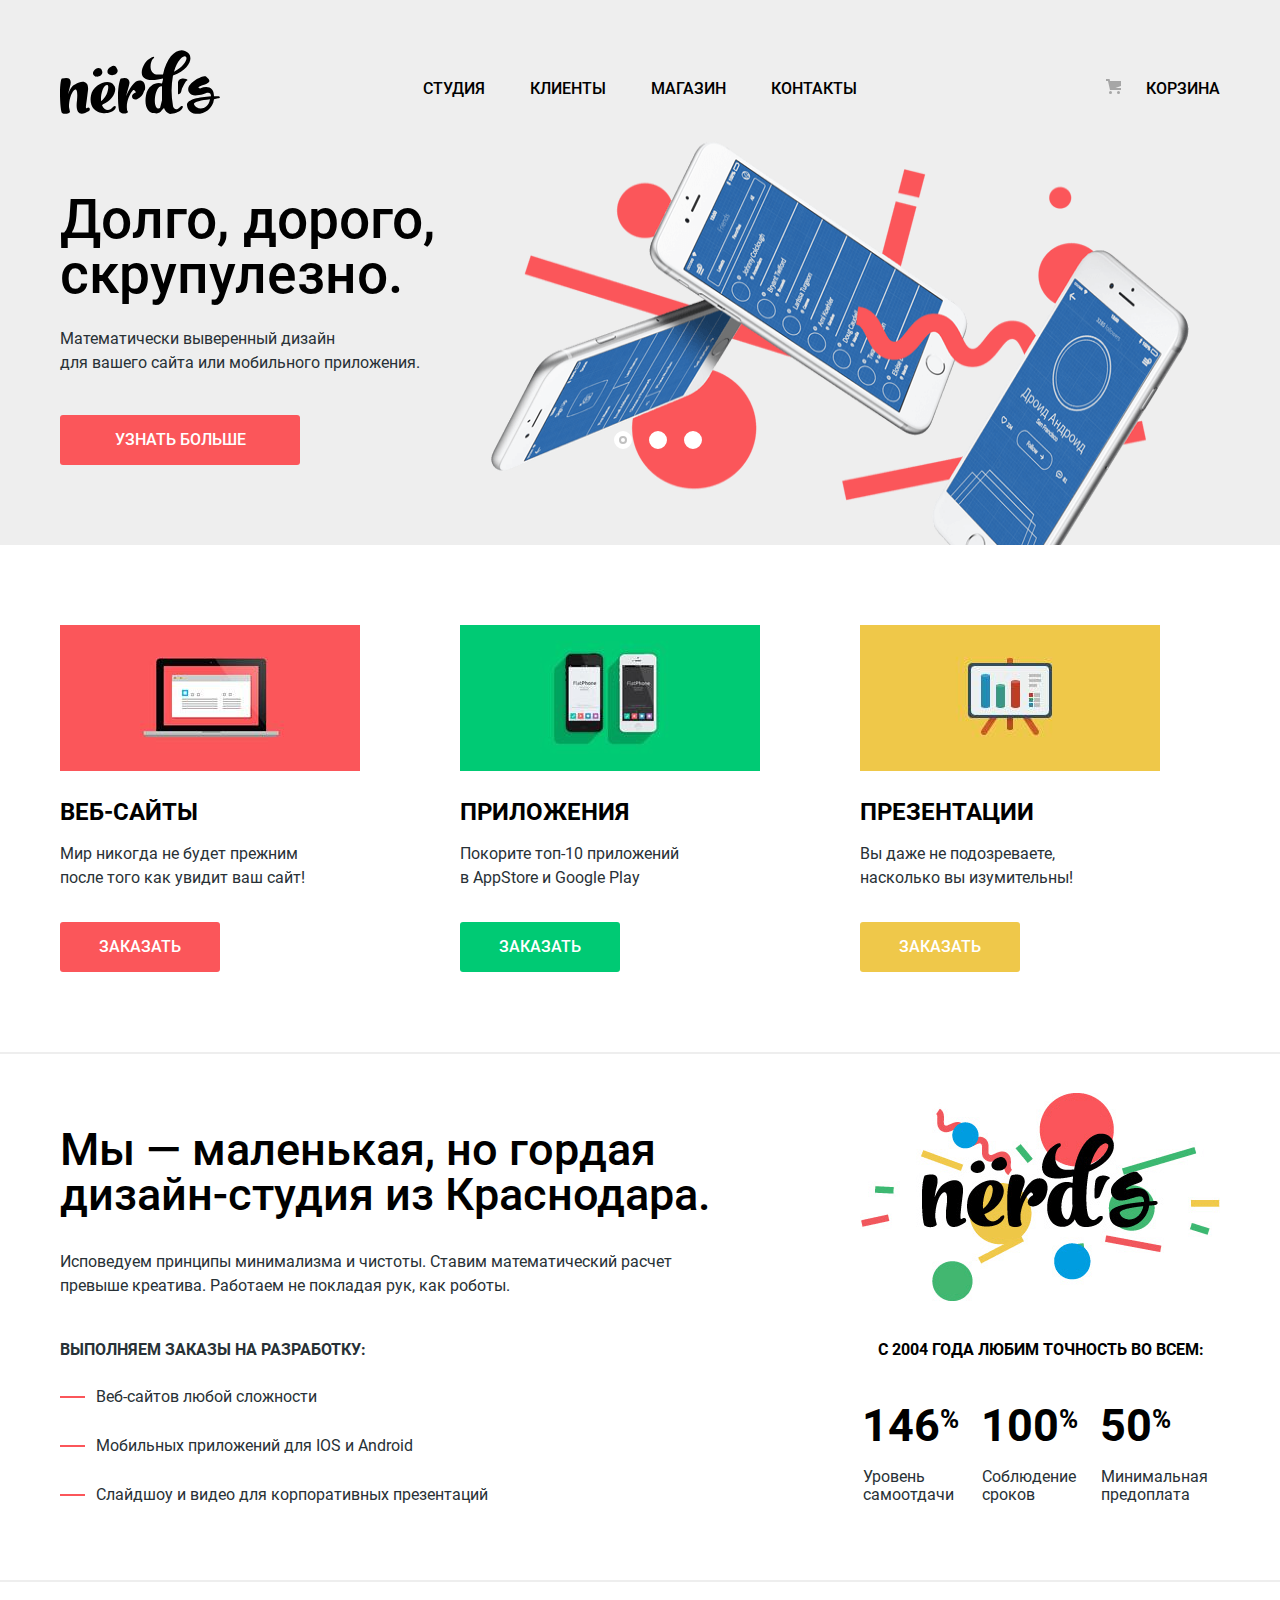
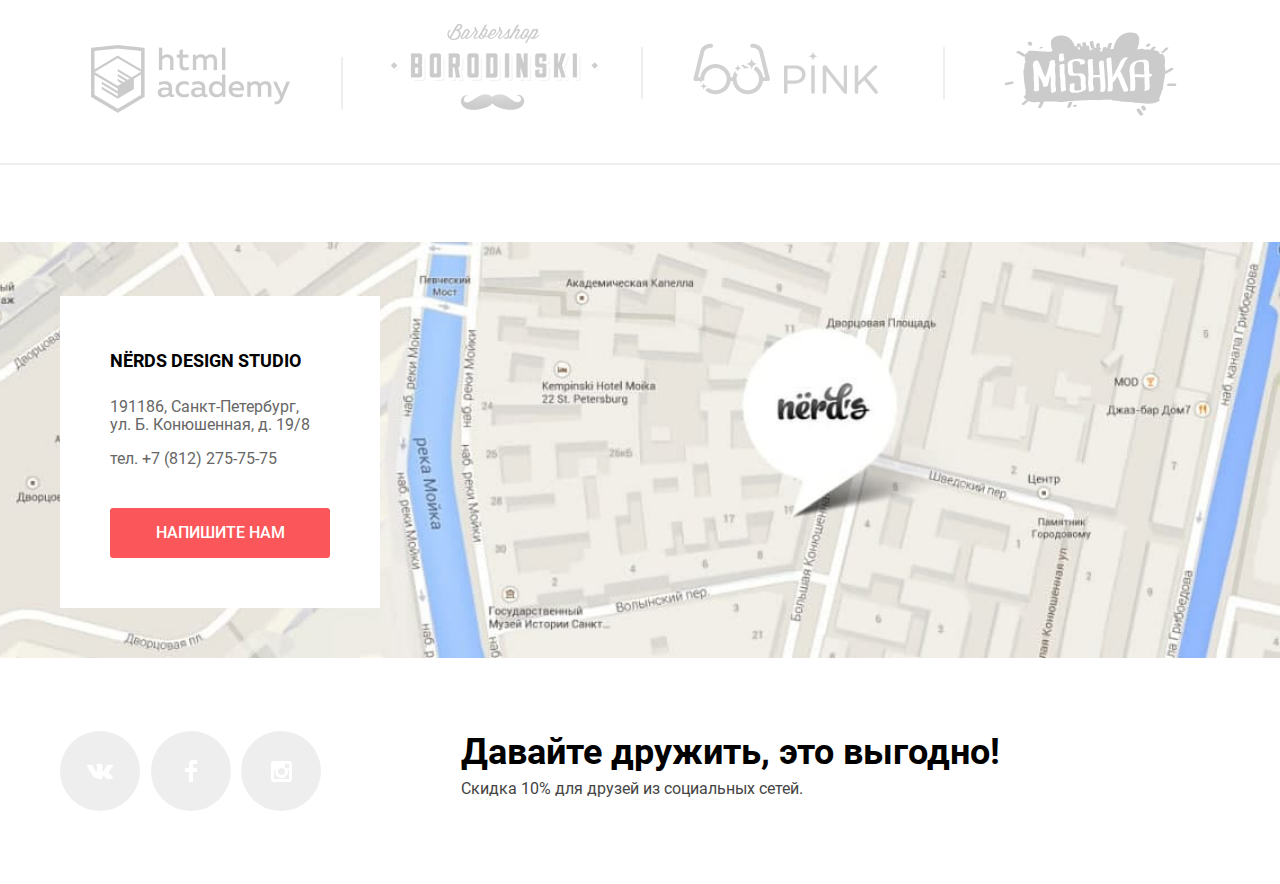
<file: index.html>
<!DOCTYPE html>
<html class="page" lang="ru">

<head>
  <meta charset="utf-8" />
  <title>Интернет магазин «Нёрдс»</title>
  <link rel="stylesheet" href="css/normalize.css">
  <link rel="stylesheet" href="css/style.min.css">
  <link rel="icon" href="favicon.ico">
  <link rel="icon" href="img/favicon/favicon.svg" type="image/svg+xml">
  <link rel="apple-touch-icon" href="favicon/favicon-180.png">
  <link rel="manifest" href="manifest.webmanifest">
</head>

<body class="page-body">

  <!-- Раздел "Main navigation" -->
  <header class="main-header">
    <h1 class="visually-hidden">Интернет магазин «Нёрдс»</h1>

    <div class="center">
      <nav class="main-navigation">
        <a class="main-header-logo" href="#">
          <img src="img/logo/nerds-logo.svg" width="160" height="65" alt="Логотип студии «Нёрдс»">
        </a>

        <ul class="main-navigation-list">
          <li class="main-navigation-link"><a href="#">Студия</a></li>
          <li class="main-navigation-link"><a href="#">Клиенты</a></li>
          <li class="main-navigation-link"><a href="catalog.html">Магазин</a></li>
          <li class="main-navigation-link"><a href="#">Контакты</a></li>
        </ul>

        <ul class="user-navigation-list">
          <li class="user-navigation-link"><a class="basket" href="#">Корзина</a></li>
        </ul>
      </nav>
    </div>
  </header>

  <!-- Раздел "Presentation" -->
  <main class="main-index">
    <section class="container-slider">
      <h2 class="visually-hidden">Презентация</h2>
      <div class="center">
        <!--Первый слайд-->
        <ul class="slider-list">
          <li class="slider-item slide-current">
            <div class="slider-wrapper">
              <div class="slider-inner">
                <p class="slider-title">Долго, дорого, скрупулезно. </p>
                <p class="slider-text">Математически выверенный дизайн<br>для вашего сайта или мобильного приложения.</p>
                <a class="button slider-link" href="#">Узнать больше</a>
              </div>
              <div class="slider-img">
                <img src="img/nerds-index-slide-1.png" width="760" height="421" alt="Первый слайд">
              </div>
            </div>
          </li>

          <!-- Второй слайд-->
          <li class="slider-item">
            <div class="center">
              <div class="slider-wrapper">
                <div class="slider-inner">
                  <p class="slider-title">Любим математику<br>как никто другой</p>
                  <p class="slider-text">Никакого креатива, только математические формулы<br>для расчета идеальных пропорций</p>
                  <a class="button slider-link" href="#">Узнать больше</a>
                </div>
                <div class="slider-img">
                  <img src="img/nerds-index-slide-2.png" width="760" height="421" alt="Второй слайд">
                </div>
              </div>
            </div>
          </li>

          <!--Третий слайд-->
          <li class="slider-item">
            <div class="center">
              <div class="slider-wrapper">
                <div class="slider-inner">
                  <p class="slider-title">Только ночь<br>только хардкор</p>
                  <p class="slider-text">Работать днем, как все? Мы против этого.<br>Ближе к полуночи работа только начинается.</p>
                  <a class="button slider-link" href="#">Узнать больше</a>
                </div>
                <div class="slider-img">
                  <img src="img/nerds-index-slide-3.png" width="760" height="421" alt="Третий слайд">
                </div>
              </div>
            </div>
          </li>
        </ul>

        <div class="slider-controls">
          <button class="slider-button current" type="button" aria-label="Первый слайд"></button>
          <button class="slider-button" type="button" aria-label="Второй слайд"></button>
          <button class="slider-button" type="button" aria-label="Третий слайд"></button>
        </div>
      </div>
    </section>

    <!--Раздел "Services"-->
    <section class="services">
      <h2 class="visually-hidden">Услуги</h2>

      <div class="center">
        <ul class="services-list">
          <li class="services-item">
            <img class="services-img" src="img/illustration-1.jpg" width="300" height="146" alt="Иллюстрация картинки «Веб-сайты»">
            <h3 class="services-title">Веб-сайты</h3>
            <p class="services-text">Мир никогда не будет прежним после того как увидит ваш сайт!</p>
            <a class="button services-button-red" href="catalog.html">Заказать</a>
          </li>
          <li class="services-item main">
            <img class="services-img" src="img/illustration-2.jpg" width="300" height="146" alt="Иллюстрация картинки «Приложения»">
            <h3 class="services-title">Приложения</h3>
            <p class="services-text">Покорите топ-10 приложений<br>в AppStore и Google Play</p>
            <a class="button services-button-green" href="catalog.html">Заказать</a>
          </li>
          <li class="services-item">
            <img class="services-img" src="img/illustration-3.jpg" width="300" height="146" alt="Иллюстрация картинки «Презентации»">
            <h3 class="services-title">Презентации</h3>
            <p class="services-text">Вы даже не подозреваете, насколько вы изумительны!</p>
            <a class="button services-button-yellow" href="catalog.html">Заказать</a>
          </li>
        </ul>
      </div>
    </section>

    <!--Раздел "Information"-->
    <section class="information">
      <h2 class="visually-hidden">Информация о компании</h2>

      <div class="center">
        <div class="information-container">
          <div class="information-column-left">
            <p class="information-title">Мы — маленькая, но гордая<br>дизайн-студия из Краснодара.</p>
            <p class="information-text">Исповедуем принципы минимализма и чистоты. Ставим математический расчет<br>
              превыше креатива. Работаем не покладая рук, как роботы.</p>
            <p class="information-list-title">Выполняем заказы на разработку:</p>
            <ul class="information-text-list">
              <li>Веб-сайтов любой сложности</li>
              <li>Мобильных приложений для IOS и Android</li>
              <li>Слайдшоу и видео для корпоративных презентаций</li>
            </ul>
          </div>

          <div class="information-column-right">
            <img class="information-img" src="img/nerds-illustration.png" width="360" height="208" alt="Цветной логотип студии «Нёрдс»">
            <table class="information-table">
              <caption class="information-table-title">С 2004 года любим точность во всем:</caption>
              <tr class="information-table-lead">
                <td>146<sup class="information-table-inner-text">%</sup></td>
                <td>100<sup class="information-table-inner-text">%</sup></td>
                <td>50<sup class="information-table-inner-text">%</sup></td>
              </tr>
              <tr class="information-table-text">
                <td>Уровень<br>самоотдачи</td>
                <td>Соблюдение<br>сроков</td>
                <td>Минимальная<br>предоплата</td>
              </tr>
            </table>
          </div>
        </div>
      </div>
    </section>

    <!--Раздел "Partner"-->
    <section class="partner">
      <h3 class="visually-hidden">Наши партнеры</h3>
      <div class="center">
        <ul class="partner-list">
          <li>
            <a class="partner-link" href="https://htmlacademy.ru" target="_blank">
              <img src="img/logo/htmlacademy-logo.png" width="199" height="68" alt="Наш партнер «HTML-Academy»">
            </a>
          </li>
          <li>
            <a class="partner-link" href="#https://htmlacademy.ru" target="_blank">
              <img src="img/logo/borodinski-logo.png" width="209" height="90" alt="Наш партнер «Barbershop BORODINSKI»">
            </a>
          </li>
          <li>
            <a class="partner-link" href="https://htmlacademy.ru" target="_blank">
              <img src="img/logo/pink-logo.png" width="185" height="52" alt="Наш партнер «Glasses PINK»">
            </a>
          </li>
          <li class="partner-item-current">
            <a class="partner-link" href="https://htmlacademy.ru" target="_blank">
              <img src="img/logo/mishka-logo.png" width="173" height="84" alt="Наш партнер «MISHKA»">
            </a>
          </li>
        </ul>
      </div>
    </section>
  </main>

  <footer class="main-footer">
    <section class="footer-information">
      <div class="footer-information-container">
        <h2 class="visually-hidden">Как нас найти</h2>
        <iframe class="iframe-map"
          src="https://www.google.com/maps/embed?pb=!1m18!1m12!1m3!1d999.2991873794834!2d30.32088388826737!3d59.938806287733456!2m3!1f0!2f0!3f0!3m2!1i1024!2i768!4f13.1!3m3!1m2!1s0x469631fefe102551%3A0x19e070ca4ac35ecd!2sNerds!5e0!3m2!1sru!2sru!4v1613808615869!5m2!1sru!2sru"
          width="1440" height="416" style="border:0;" allowfullscreen="" loading="lazy"></iframe>
        <div class="center">
          <div class="footer-contact">
            <p class="footer-title">Nёrds design studio</p>
            <p class="footer-text">191186, Санкт-Петербург,<br>
              ул. Б. Конюшенная, д. 19/8<br></p>
            <p class="footer-text"><a class="footer-phone" href="tel:+78122757575">тел. +7 (812) 275-75-75</a></p>
            <p><a class="button footer-button" href="blank.html" target="_blank">Напишите нам</a></p>
          </div>
        </div>
      </div>
    </section>

    <section class="footer-social-information">
      <h2 class="visually-hidden">Давайте дружить!</h2>
      <div class="center">
        <div class="footer-container">
          <ul class="footer-social-list">
            <li>
              <a class="social-link" href="https://vk.com/" target="_blank">
                <span class="visually-hidden">Вконтакте</span>
                <svg class="social-link-img" aria-hidden="true" focusable="false" width="27" height="15" fill="none"
                  xmlns="http://www.w3.org/2000/svg">
                  <path
                    d="M16.1 11.5c1-.3 2.2 2 3.5 3 1 .6 1.7.5 1.7.5h3.5s1.8-.2 1-1.6c0-.1-.5-1-2.6-3-2.2-2-1.9-1.8.7-5.3 1.6-2.1 2.3-3.5 2-4-.1-.6-1.3-.4-1.3-.4h-4c-.3 0-.6.1-.8.5 0 0-.6 1.7-1.4 3.1-1.7 3-2.4 3.2-2.7 3-.7-.5-.5-1.8-.5-2.7 0-2.9.4-4.1-.9-4.4-.4-.1-.7-.2-1.8-.2-1.4 0-2.6 0-3.2.3-.5.3-.8.7-.6.8.2 0 .8.1 1.1.6.4.5.4 1.7.4 1.7s.3 3.5-.5 3.9c-.5.3-1.3-.3-2.8-3-.8-1.4-1.4-3-1.4-3L5.2 1 4.6.7H.8S.3.7.1.9c-.2.3 0 .7 0 .7S3 8.5 6.3 12c3 3.1 6.4 3 6.4 3h1.6s.4-.1.7-.4c.2-.2.2-.7.2-.7s0-2 1-2.4z"
                    fill="#fff" />
                </svg>
              </a>
            </li>
            <li>
              <a class="social-link" href="https://www.facebook.com/" target="_blank">
                <span class="visually-hidden">Фейсбук</span>
                <svg class="social-link-img" aria-hidden="true" focusable="false" width="12" height="22" fill="none"
                  xmlns="http://www.w3.org/2000/svg">
                  <path d="M12 4V0H8a4 4 0 00-4 4v4H0v4h4v10h4V12h4V8H8V4h4z" fill="#fff" />
                </svg>
              </a>
            </li>
            <li>
              <a class="social-link" href="https://www.instagram.com/?hl=ru" target="_blank">
                <span class="visually-hidden">Инстаграм</span>
                <svg class="social-link-img" aria-hidden="true" focusable="false" width="21" height="21" fill="none"
                  xmlns="http://www.w3.org/2000/svg">
                  <path fill-rule="evenodd" clip-rule="evenodd"
                    d="M3 0h15a3 3 0 013 3v15a3 3 0 01-3 3H3a3 3 0 01-3-3V3a3 3 0 013-3zm11 10.5a3.5 3.5 0 10-7 0 3.5 3.5 0 007 0zM3 18V9h1.2a6.5 6.5 0 1012.6 0H18v9H3zM14 7h4V3h-4v4z"
                    fill="#fff" />
                </svg>
              </a>
            </li>
          </ul>
          <div class="social-text-block">
            <p class="social-text-lead">Давайте дружить, это выгодно!</p>
            <p class="social-text">Скидка 10% для друзей из социальных сетей.</p>
          </div>
        </div>
      </div>
    </section>
  </footer>
  <!--Footer end-->

  <!--Popup-->
  <section class="popup">

    <div class="popup-container">
      <h2 class="popup-description">Напишите нам</h2>

      <form action="https://echo.htmlacademy.ru" method="post">
        <div class="popup-form-item">

          <div class="popup-name-item">
            <label class="popup-form-label" for="name-id">Ваше имя:</label><br>
            <input class="popup-form-field" type="text" name="name" id="name-id" placeholder="Имя Фамилия">
          </div>
          <div class="popup-email-item">
            <label class="popup-form-label" for="email-id">Ваш email:</label><br>
            <input class="popup-form-field" type="email" name="email" id="email-id" placeholder="email@example.com">
          </div>

          <div class="popup-textarea-item">
            <label class="popup-form-label" for="text-field">Текст письма:</label><br>
            <textarea class="popup-form-textarea" name="text" id="text-field" placeholder="В свободной форме" rows="5"
              cols="60"></textarea><br>
            <button class="button popup-button-send" type="submit">Отправить</button>
          </div>
        </div>
      </form>

      <button class="button-popup-close" type="button" aria-label="Закрыть"></button>

    </div>
  </section>

  <script src="js/popup.min.js"></script>
</body>

</html>
</file>
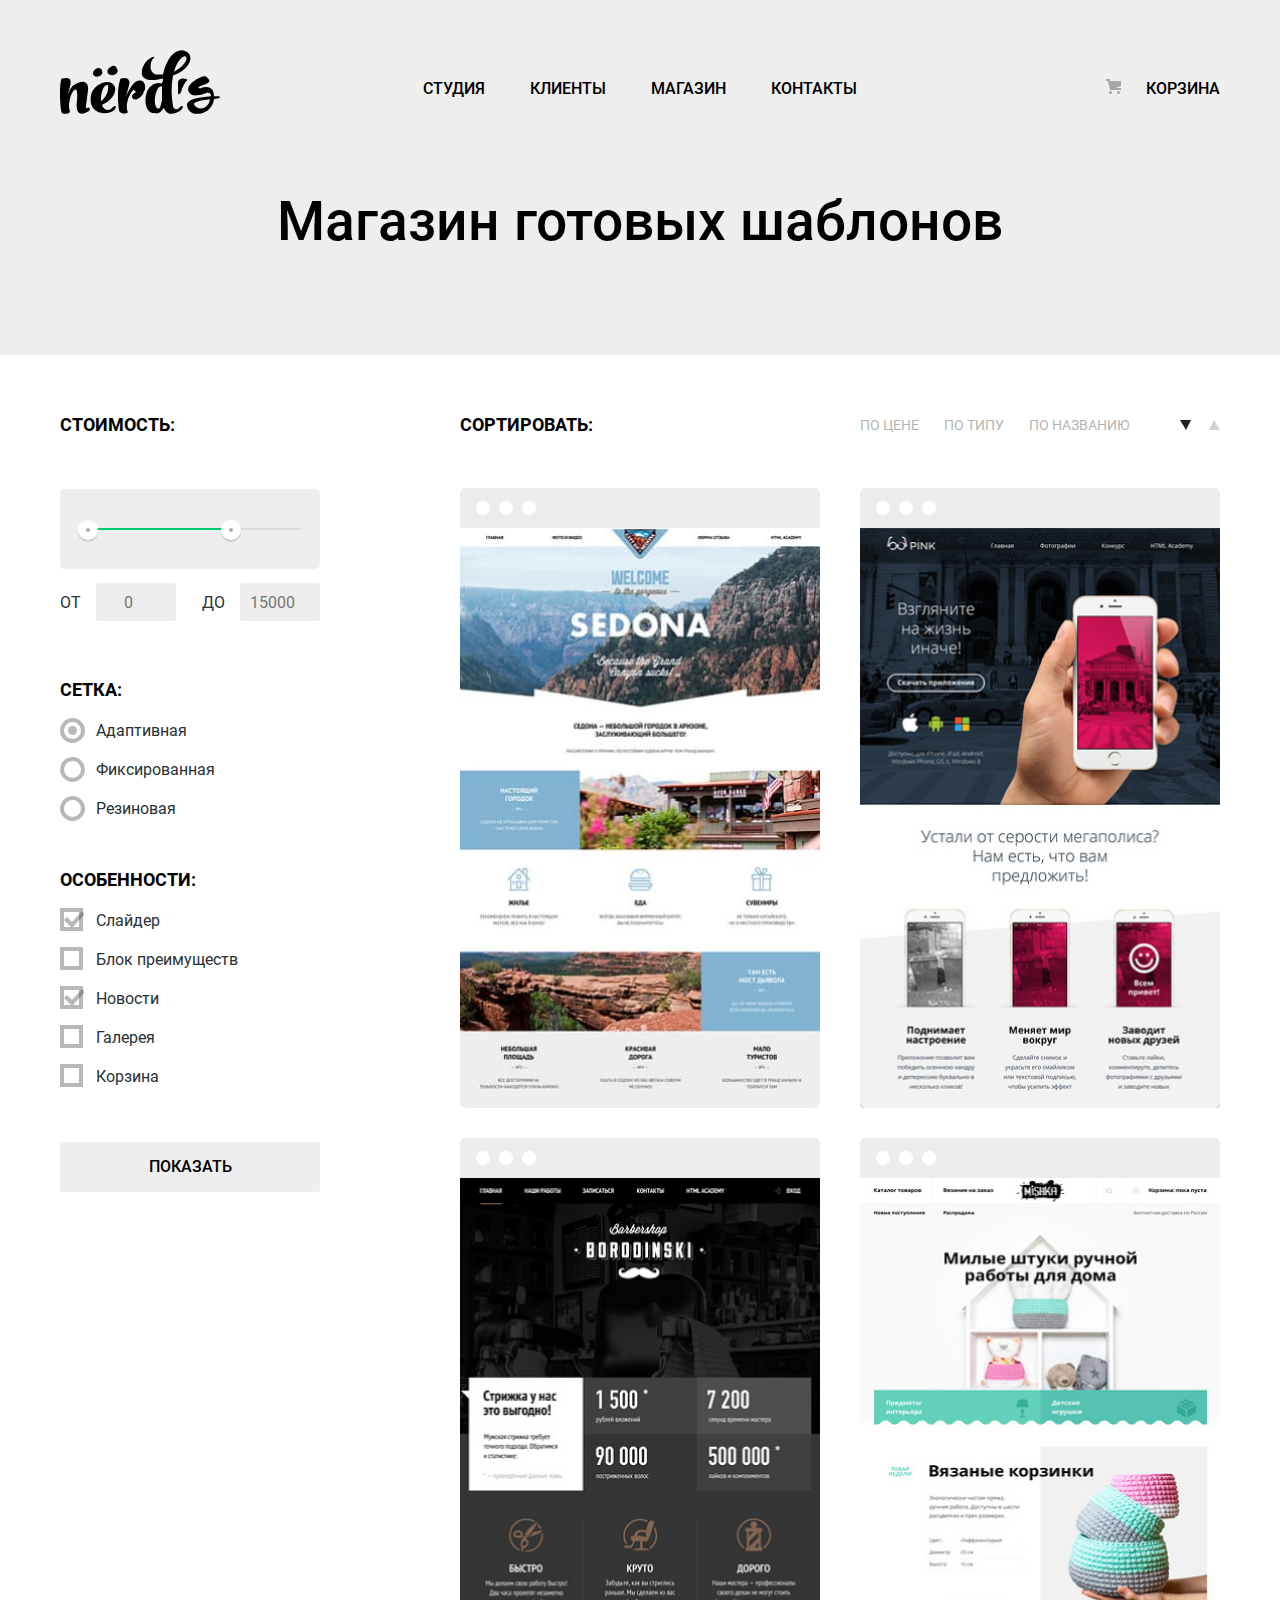
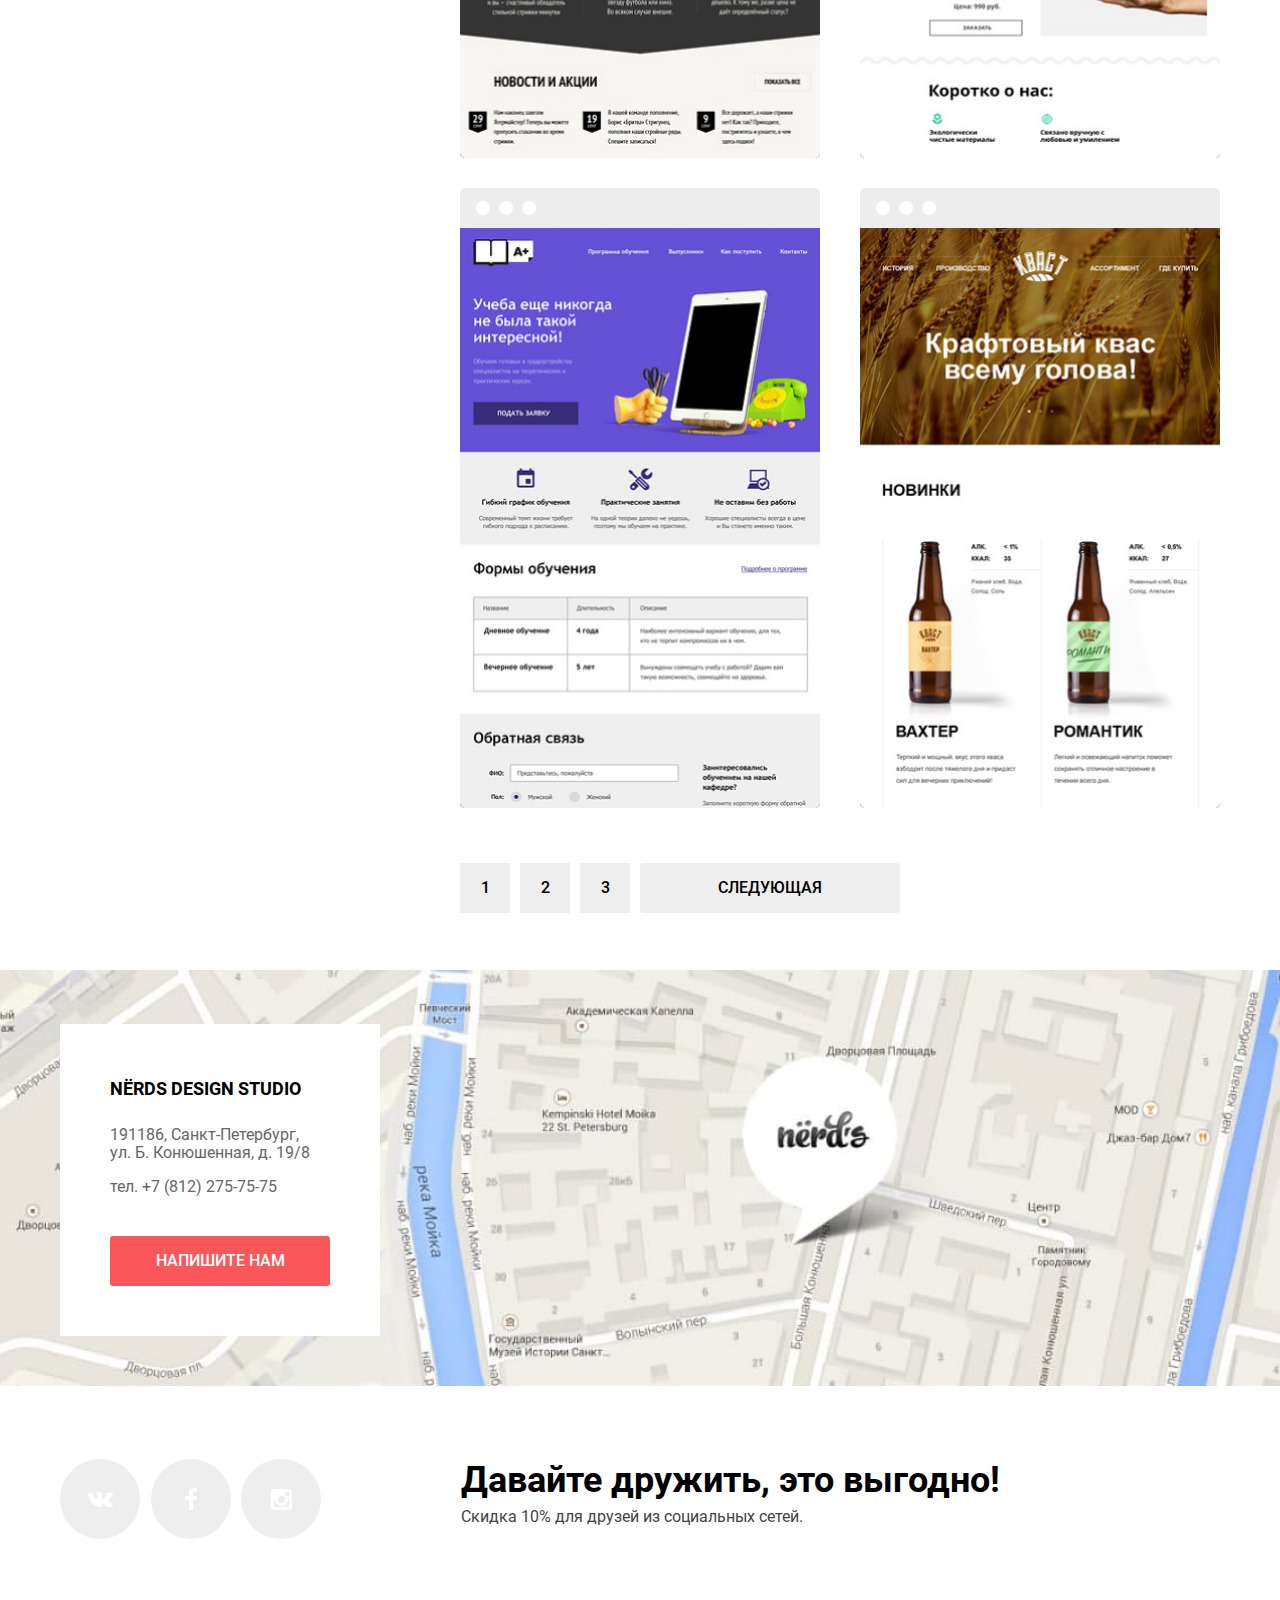
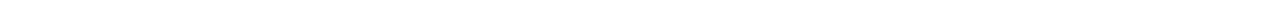
<file: catalog.html>
<!DOCTYPE html>
<html class="page" lang="ru">

<head>
  <meta charset="UTF-8" />
  <title>Магазин готовых шаблонов «Нёрдс»</title>
  <link rel="stylesheet" href="css/normalize.css">
  <link rel="stylesheet" href="css/style.min.css">
  <link rel="icon" href="favicon.ico">
  <link rel="icon" href="img/favicon/favicon.svg" type="image/svg+xml">
  <link rel="apple-touch-icon" href="favicon/favicon-180.png">
  <link rel="manifest" href="manifest.webmanifest">
</head>

<body class="page-body">

  <!-- Раздел "Main navigation" -->
  <header class="main-header">
    <div class="center">
      <nav class="main-navigation">
        <a class="main-header-logo" href="index.html">
          <img src="img/logo/nerds-logo.svg" width="160" height="65" alt="Логотип студии «Нёрдс»">
        </a>

        <ul class="main-navigation-list">
          <li class="main-navigation-link"><a href="#">Студия</a></li>
          <li class="main-navigation-link"><a href="#">Клиенты</a></li>
          <li class="main-navigation-link"><a href="catalog.html">Магазин</a></li>
          <li class="main-navigation-link"><a href="#">Контакты</a></li>
        </ul>

        <ul class="user-navigation-list">
          <li class="user-navigation-link"><a class="basket" href="#">Корзина</a></li>
        </ul>
      </nav>
    </div>
  </header>

  <main class="main-catalog">

    <div class="wrapper">
      <h1 class="main-title">Магазин готовых шаблонов</h1>
    </div>

    <div class="center">
      <div class="container-page">

        <!--Раздел "Фильтр товаров"-->
        <section class="form-section">
          <h2 class="visually-hidden">Фильтр товаров</h2>

          <form class="form" action="https://echo.htmlacademy.ru" method="get">
            <fieldset class="form-fieldset">
              <legend class="text-uppercase">Стоимость:</legend>
              <div class="range-filter">
                <div class="range-controls">
                  <div class="scale">
                    <div class="bar" style="width: 65%;"></div>
                  </div>
                  <div class="toggle toggle-min" aria-label="Уменьшить цену" tabindex="0" style="left: 7%;"></div>
                  <div class="toggle toggle-max" aria-label="Увеличить цену" tabindex="0" style="left: 62%;"></div>
                </div>
              </div>

              <div class="price-controls">
                <label class="min-price">
                  от <input class="price-input" type="number" name="min-price" id="min-price" placeholder="0">
                </label>
                <label class="max-price">
                  до <input class="price-input" type="number" name="max-price" id="max-price" placeholder="15000">
                </label>
              </div>
            </fieldset>

            <fieldset class="form-fieldset">
              <legend class="text-uppercase">Сетка:</legend>
              <ul class="form-field-list">
                <li class="form-field-item">
                  <input class="visually-hidden filter-input-radio filter-input" type="radio" name="grid" value="adaptive"
                    id="filter-adaptive" checked>
                  <label for="filter-adaptive">Адаптивная</label>
                </li>
                <li class="form-field-item">
                  <input class="visually-hidden filter-input-radio filter-input" type="radio" name="grid" value="fixed" id="filter-fixed">
                  <label for="filter-fixed">Фиксированная</label>
                </li>
                <li class="form-field-item">
                  <input class="visually-hidden filter-input-radio filter-input" type="radio" name="grid" value="rubber" id="filter-rubber">
                  <label for="filter-rubber">Резиновая</label>
                </li>
              </ul>
            </fieldset>

            <fieldset class="form-fieldset">
              <legend class="text-uppercase">Особенности:</legend>
              <ul class="form-field-list">
                <li class="form-field-item">
                  <input class="visually-hidden filter-input-checkedbox filter-input" type="checkbox" name="slider" id="filter-slider"
                    checked>
                  <label for="filter-slider">Слайдер</label>
                </li>
                <li class="form-field-item">
                  <input class="visually-hidden filter-input-checkedbox filter-input" type="checkbox" name="advantages"
                    id="filter-advantages">
                  <label for="filter-advantages">Блок преимуществ</label>
                </li>
                <li class="form-field-item">
                  <input class="visually-hidden filter-input-checkedbox filter-input" type="checkbox" name="news" id="filter-news" checked>
                  <label for="filter-news">Новости</label>
                </li>
                <li class="form-field-item">
                  <input class="visually-hidden filter-input-checkedbox filter-input" type="checkbox" name="gallery" id="filter-gallery">
                  <label for="filter-gallery">Галерея</label>
                </li>
                <li class="form-field-item">
                  <input class="visually-hidden filter-input-checkedbox filter-input" type="checkbox" name="basket" id="filter-basket">
                  <label for="filter-basket">Корзина</label>
                </li>
              </ul>
            </fieldset>
            <button class="button form-submit-button" type="submit">Показать</button>
          </form>
        </section>

        <!--Раздел "Каталог"-->
        <section class="catalog">
          <h2 class="visually-hidden">Каталог Веб-сайтов</h2>

          <div class="sorting-container">
            <p class="text-uppercase">Сортировать:</p>

            <ul class="sorting-list">
              <li class="sorting-text"><a href="#">По цене</a></li>
              <li class="sorting-text"><a href="#">По типу</a></li>
              <li class="sorting-text"><a href="#">По названию</a></li>
            </ul>

            <div class="sorting-controls">
              <button class="button-down" aria-label="Вниз"></button>
              <button class="button-up checked" aria-label="Вверх"></button>
            </div>

          </div>

          <!-- Карточки товаров -->
          <ul class="product-list">
            <li class="product-item">
              <img class="product-item-img" src="img/catalog-img/sedona.jpg" width="360" height="580"
                alt="Шаблон сайта для туристов «SEDONA»">
              <!--Окно с ссылкой на покупку товара-->
              <div class="product-content">
                <a class="product-title" href="product.html">Sedona</a>
                <p class="product-text">Информационный сайт<br>для туристов</p>
                <button class="button product-button" type="button"
                  aria-label="Добавить шаблон сайта для туристов «SEDONA» в корзину, стоимостью 9900 рублей">9<span>&ensp;</span>900<span>&ensp;&#8381;</span></button>
              </div>
            </li>

            <li class="product-item">
              <img class="product-item-img" src="img/catalog-img/pink.jpg" width="360" height="580"
                alt="Шаблон сайта продаж приложения для IOS и Android «PINK APP»">
              <!--Окно с ссылкой на покупку товара-->
              <div class="product-content">
                <a class="product-title" href="product.html">Pink app</a>
                <p class="product-text">Продуктовый лендинг<br>приложения для IOS и Android</p>
                <button class="button product-button" type="button"
                  aria-label="Добавить шаблон сайта для IOS и Android «PINK APP» в корзину, стоимостью 9900 рублей">9<span>&ensp;</span>900<span>&ensp;&#8381;</span></button>
              </div>
            </li>

            <li class="product-item">
              <img class="product-item-img" src="img/catalog-img/borodinski.jpg" width="360" height="580"
                alt="Шаблон сайта салона красоты Barbershop «BORODINSKI»">
              <!--Окно с ссылкой на покупку товара-->
              <div class="product-content">
                <a class="product-title" href="product.html">Barbershop</a>
                <p class="product-text">Cайт салона красоты.<br>Для мужчин, да.</p>
                <button class="button product-button" type="button"
                  aria-label="Добавить шаблон сайта салона красоты Barbershop «BORODINSKI» в корзину, стоимостью 9900 рублей">9<span>&ensp;</span>900<span>&ensp;&#8381;</span></button>
              </div>
            </li>

            <li class="product-item">
              <img class="product-item-img" src="img/catalog-img/mishka.jpg" width="360" height="580"
                alt="Шаблон интернет-магазина вязанных игрушек «MISHKA»">
              <!--Окно с ссылкой на покупку товара-->
              <div class="product-content">
                <a class="product-title" href="product.html">Mishka</a>
                <p class="product-text">Интернет-магазин<br>вязанных игрушек</p>
                <button class="button product-button" type="button"
                  aria-label="Добавить шаблон сайта интернет-магазина вязанных игрушек «MISHKA» в корзину, стоимостью 9900 рублей">9<span>&ensp;</span>900<span>&ensp;&#8381;</span></button>
              </div>
            </li>

            <li class="product-item">
              <img class="product-item-img" src="img/catalog-img/aplus.jpg" width="360" height="580"
                alt="Шаблон сайта курсов повышения квалификации «A PLUS»">
              <!--Окно с ссылкой на покупку товара-->
              <div class="product-content">
                <a class="product-title" href="product.html">A plus</a>
                <p class="product-text">Лендинг курсов повышения<br>квалификации</p>
                <button class="button product-button" type="button"
                  aria-label="Добавить шаблон сайта курсов повышения квалификации «A PLUS» в корзину, стоимостью 9900 рублей">9<span>&ensp;</span>900<span>&ensp;&#8381;</span></button>
              </div>
            </li>

            <li class="product-item">
              <img class="product-item-img" src="img/catalog-img/kvast.jpg" width="360" height="580"
                alt="Шаблон промо-сайта по продаже крафтового кваса «КВАСТ»">
              <!--Окно с ссылкой на покупку товара-->
              <div class="product-content">
                <a class="product-title" href="product.html">Кваст</a>
                <p class="product-text">Промо-сайт производителя<br>крафтового кваса</p>
                <button class="button product-button" type="button"
                  aria-label="Добавить промо-сайта по продаже крафтового кваса «КВАСТ» в корзину, стоимостью 9900 рублей">9<span>&ensp;</span>900<span>&ensp;&#8381;</span></button>
              </div>
            </li>
          </ul>

          <!-- Переключатели карточек товаров -->
          <ul class="pagination-list">
            <li class="pagination-item">
              <a class="pagination-link" href="#">1</a>
            </li>
            <li class="pagination-item">
              <a class="pagination-link" href="#">2</a>
            </li>
            <li class="pagination-item">
              <a class="pagination-link" href="#">3</a>
            </li>
            <li class="pagination-item-current">
              <a class="button pagination-link-next" href="#">Следующая</a>
            </li>
          </ul>

        </section>
      </div>
    </div>
  </main>

  <footer class="main-footer">
    <section class="footer-information">
      <div class="footer-information-container">
        <h2 class="visually-hidden">Как нас найти</h2>
        <iframe class="iframe-map"
          src="https://www.google.com/maps/embed?pb=!1m18!1m12!1m3!1d999.2991873794834!2d30.32088388826737!3d59.938806287733456!2m3!1f0!2f0!3f0!3m2!1i1024!2i768!4f13.1!3m3!1m2!1s0x469631fefe102551%3A0x19e070ca4ac35ecd!2sNerds!5e0!3m2!1sru!2sru!4v1613808615869!5m2!1sru!2sru"
          width="1440" height="416" style="border:0;" allowfullscreen="" loading="lazy"></iframe>
        <div class="center">
          <div class="footer-contact">
            <p class="footer-title">Nёrds design studio</p>
            <p class="footer-text">191186, Санкт-Петербург,<br>
              ул. Б. Конюшенная, д. 19/8<br></p>
            <p class="footer-text"><a class="footer-phone" href="tel:+78122757575">тел. +7 (812) 275-75-75</a></p>
            <p><a class="button footer-button" href="blank.html" target="_blank">Напишите нам</a></p>
          </div>
        </div>
      </div>
    </section>

    <section class="footer-social-information">
      <h2 class="visually-hidden">Давайте дружить!</h2>
      <div class="center">
        <div class="footer-container">
          <ul class="footer-social-list">
            <li>
              <a class="social-link" href="https://vk.com/" target="_blank" aria-label="Вконтакте">
                <svg class="social-link-img" aria-hidden="true" focusable="false" width="27" height="15" fill="none"
                  xmlns="http://www.w3.org/2000/svg">
                  <path
                    d="M16.1 11.5c1-.3 2.2 2 3.5 3 1 .6 1.7.5 1.7.5h3.5s1.8-.2 1-1.6c0-.1-.5-1-2.6-3-2.2-2-1.9-1.8.7-5.3 1.6-2.1 2.3-3.5 2-4-.1-.6-1.3-.4-1.3-.4h-4c-.3 0-.6.1-.8.5 0 0-.6 1.7-1.4 3.1-1.7 3-2.4 3.2-2.7 3-.7-.5-.5-1.8-.5-2.7 0-2.9.4-4.1-.9-4.4-.4-.1-.7-.2-1.8-.2-1.4 0-2.6 0-3.2.3-.5.3-.8.7-.6.8.2 0 .8.1 1.1.6.4.5.4 1.7.4 1.7s.3 3.5-.5 3.9c-.5.3-1.3-.3-2.8-3-.8-1.4-1.4-3-1.4-3L5.2 1 4.6.7H.8S.3.7.1.9c-.2.3 0 .7 0 .7S3 8.5 6.3 12c3 3.1 6.4 3 6.4 3h1.6s.4-.1.7-.4c.2-.2.2-.7.2-.7s0-2 1-2.4z"
                    fill="#fff" />
                </svg>
              </a>
            </li>
            <li>
              <a class="social-link" href="https://www.facebook.com/" target="_blank" aria-label="Фейсбук">
                <svg class="social-link-img" aria-hidden="true" focusable="false" width="12" height="22" fill="none"
                  xmlns="http://www.w3.org/2000/svg">
                  <path d="M12 4V0H8a4 4 0 00-4 4v4H0v4h4v10h4V12h4V8H8V4h4z" fill="#fff" />
                </svg>
              </a>
            </li>
            <li>
              <a class="social-link" href="https://www.instagram.com/?hl=ru" target="_blank" aria-label="Инстаграм">
                <svg class="social-link-img" aria-hidden="true" focusable="false" width="21" height="21" fill="none"
                  xmlns="http://www.w3.org/2000/svg">
                  <path fill-rule="evenodd" clip-rule="evenodd"
                    d="M3 0h15a3 3 0 013 3v15a3 3 0 01-3 3H3a3 3 0 01-3-3V3a3 3 0 013-3zm11 10.5a3.5 3.5 0 10-7 0 3.5 3.5 0 007 0zM3 18V9h1.2a6.5 6.5 0 1012.6 0H18v9H3zM14 7h4V3h-4v4z"
                    fill="#fff" />
                </svg>
              </a>
            </li>
          </ul>
          <div class="social-text-block">
            <p class="social-text-lead">Давайте дружить, это выгодно!</p>
            <p class="social-text">Скидка 10% для друзей из социальных сетей.</p>
          </div>
        </div>
      </div>
    </section>
  </footer>
  <!--Footer end-->

  <!--Popup-->
  <section class="popup">

    <div class="popup-container">
      <h2 class="popup-description">Напишите нам</h2>

      <form action="https://echo.htmlacademy.ru" method="post">
        <div class="popup-form-item">

          <div class="popup-name-item">
            <label class="popup-form-label" for="name-id">Ваше имя:</label><br>
            <input class="popup-form-field" type="text" name="name" id="name-id" placeholder="Имя Фамилия">
          </div>
          <div class="popup-email-item">
            <label class="popup-form-label" for="email-id">Ваш email:</label><br>
            <input class="popup-form-field" type="email" name="email" id="email-id" placeholder="email@example.com">
          </div>

          <div class="popup-textarea-item">
            <label class="popup-form-label" for="text-field">Текст письма:</label><br>
            <textarea class="popup-form-textarea" name="text" id="text-field" placeholder="В свободной форме" rows="5"
              cols="60"></textarea><br>
            <button class="button popup-button-send" type="submit">Отправить</button>
          </div>

        </div>
      </form>

      <button class="button-popup-close" type="button" aria-label="Закрыть"></button>

    </div>
  </section>

  <script src="js/popup.min.js"></script>
</body>

</html>
</file>
<file: css/style.min.css>
/* Fonts */@font-face{font-family: "Roboto"; src: url("../fonts/roboto.woff2") format("woff2"), url("../fonts/roboto.woff") format("woff");font-weight: 400; font-style: normal; font-display: swap;}@font-face{font-family: "Roboto"; src: url("../fonts/robotomedium.woff2") format("woff2"), url("../fonts/robotomedium.woff") format("woff");font-weight: 500; font-style: normal; font-display: swap;}@font-face{font-family: "Roboto"; src: url("../fonts/robotobold.woff2") format("woff2"), url("../fonts/robotobold.woff") format("woff");font-weight: 700; font-style: normal; font-display: swap;}/* Variables */:root{--basic-dark: #000000; --basic-extra-dark-1: #444444; --basic-extra-dark-2: #666666; --basic-extra-dark-3: #283136; --basic-white: #FFFFFF; --basic-gray: #EEEEEE; --basic-extra-gray-1: #D7DCDE;; --basic-extra-gray-2: #E1E1E1; --basic-extra-gray-3: #DFDFDF; --basic-extra-gray-4: #D5D5D5; --basic-extra-gray-5: #4D4D4D; --basic-extra-gray-6: #DBDBDB; --basic-extra-gray-7: #ABABAB; --basic-red: #FB565A; --basic-extra-red-1: #E74246; --basic-extra-red-2: #D7373B; --basic-green: #00CA74; --basic-extra-green-1: #00BC6C; --basic-extra-green-2: #00AA62; --basic-gold: #EFC84A; --basic-extra-gold-1: #EAB534; --basic-extra-gold-2: #E5A722;}/* Global */*, *::before, *::after{box-sizing: inherit;}.page{box-sizing: border-box; height: 100%;}.page-body{min-width: 1160px; margin: 0; padding: 0; font-family: "Roboto", Arial, sans-serif; font-style: normal; font-size: 16px; line-height: 24px; font-weight: 400; color: var(--basic-black); background-color: var(--basic-white); min-height: 100%; display: grid; grid-template-rows: min-content 1fr min-content; align-content: start;}a{text-decoration: none;}.visually-hidden{position: absolute; width: 1px; height: 1px; margin: -1px; border: 0; padding: 0; white-space: nowrap; clip-path: inset(100%); clip: rect(0 0 0 0); overflow: hidden;}/* Button */.button{display: inline-flex; justify-content: center; align-items: center; min-width: 160px; min-height: 50px; font-weight: 500; line-height: 18px; text-transform: uppercase; color: var(--basic-white); background-color: var(--basic-gray); border: none; border-radius: 3px; padding: 10px; cursor: pointer;}/* text-uppercase */.text-uppercase{font-weight: 700; font-size: 18px; line-height: 30px; color: var(--basic-dark); text-transform: uppercase; margin: 0; padding: 0;}.center{width: 1180px; margin: 0 auto; padding: 0 10px;}.wrapper{background-color: var(--basic-gray);}/* Раздел "Main navigation" */.main-header{min-width: 1160px; background-color: var(--basic-gray);}.main-navigation{line-height: 30px; font-weight: 500; text-transform: uppercase; display: grid; grid-template-columns: 160px 1fr 115px; gap: 20px; padding: 49px 0 0 0;}.main-header-logo{min-width: 160px;}.main-navigation-list{display: flex; flex-wrap: wrap; justify-content: center; align-items: center; margin: 0; padding: 0; list-style: none;}.main-navigation-link{margin: 5px 45px 0 0;}.user-navigation-list{display: flex; flex-wrap: wrap; justify-content: center; align-items: center; margin: 0; padding: 0; list-style: none;}.user-navigation-link{color: inherit; margin: 5px 0 0 0;}.main-navigation-link a, .user-navigation-link a{color: var(--basic-dark);}.main-navigation-link a:visited, .main-navigation-link a:focus,.user-navigation-link a:visited, .user-navigation-link a:focus{border-bottom: 2px solid var(--basic-red); padding: 0 0 12px 0;}.main-header-logo:hover{opacity: 0.7;}.main-navigation-link a:hover,.user-navigation-link a:hover{color: var(--basic-red);}.main-header-logo:active,.main-navigation-link a:active,.user-navigation-link a:active{color: var(--basic-dark); opacity: 0.3; border: none;}/* Иконки */.basket::before{content: ""; width: 15px; height: 15px; display: inline-block; vertical-align: baseline; background: url("../img/svg-img/basket-icon.svg") 0 0 no-repeat; margin: 0 25px 0 0;}/* Раздел "Presentation" */.container-slider{position: relative; color: inherit; background-color: var(--basic-gray);}.slider-list{margin: 0; padding: 0; list-style: none;}.slider-wrapper{display: grid; grid-template-columns: repeat(3, 1fr);}.slider-inner{grid-column: 1/3; grid-row: 1/2; z-index: 1; width: 540px;}.slider-title{font-weight: 500; font-size: 55px; line-height: 55px; margin: 68px 0 25px 0; padding: 0;}.slider-text{font: inherit; color: var(--basic-extra-dark-3); margin: 0 0 40px 0; padding: 0;}.slider-link{width: 240px; background-color: var(--basic-red);}.slider-img{width: 760px; height: 421px; grid-column: 2/4; grid-row: 1/2; object-fit: contain; background-color: var(--basic-gray); padding: 0px 0px 0px 10px;}.slider-link:hover{background-color: var(--basic-extra-red-1);}.slider-link:active{background-color: var(--basic-extra-red-2); color: rgba(255,255, 255, 0.3);}/* Управление слайдами */.slider-item{display: none; background-color: inherit;}.slide-current{display: block;}.slider-controls{display: flex; flex-wrap: wrap; justify-content: space-between; align-items: center; width: 88px; position: absolute; bottom: 96px; left: 48%; z-index: 2;}.slider-controls .slider-button{width: 18px; height: 18px; background-color: var(--basic-white); border: 2px solid var(--basic-white); border-radius: 50%; padding: 0; cursor: pointer;}.slider-controls .current{width: 18px; height: 18px; background: url(../img/svg-img/eclipse-button.svg) 3px 3px no-repeat var(--basic-white); padding: 0; cursor: pointer;}/* Раздел "Services" */.services{padding: 80px 0;}.services-list{list-style: none; display: grid; grid-template-columns: repeat(3, 1fr); gap: 40px; min-height: 347px; margin: 0; padding: 0;}.services-img{width: 300px; height: 146px; margin: 0 0 19px 0; padding: 0; object-fit: contain; background-color: var(--basic-white);}.services-title{font-weight: 700; font-size: 24px; line-height: 30px; text-transform: uppercase; margin: 0 0 15px 0; padding: 0;}.services-text{font: inherit; color: var(--basic-extra-dark-3); max-width: 260px; margin: 0 0 32px 0; padding: 0;}.services-button-red{width: 160px; background-color: var(--basic-red);}.services-button-red:hover{background-color: var(--basic-extra-red-1);}.services-button-red:active{background-color: var(--basic-extra-red-2); color: rgba(255,255, 255, 0.3);}.services-button-green{width: 160px; background-color: var(--basic-green);}.services-button-green:hover{background-color: var(--basic-extra-green-1);}.services-button-green:active{background-color: var(--basic-extra-green-2); color: rgba(255,255, 255, 0.3);}.services-button-yellow{width: 160px; background-color: var(--basic-gold);}.services-button-yellow:hover{background-color: var(--basic-extra-gold-1);}.services-button-yellow:active{background-color: var(--basic-extra-gold-2); color: rgba(255,255, 255, 0.3);}/* Раздел "Information" */.information{border-top: 2px solid var(--basic-gray); border-bottom: 2px solid var(--basic-gray); padding: 39px 0 73px 0; margin: 0;}.information-container{display: grid; grid-template-columns: 651px 374px; column-gap: 149px;}.information-column-left:first-child{margin: 34px 0 0 0; color: var(--basic-extra-dark-3);}.information-column-right:first-child{margin: 0;}.information-title{font-weight: 500; font-size: 45px; line-height: 45px; color: var(--basic-dark); margin: 0 0 33px 0;}.information-text{font: inherit; margin: 0 0 40px 0; padding: 0;}.information-text-list{list-style: none; font: inherit; margin: 0; padding: 0;}.information-text-list li{margin: 0 0 25px 0;}.information-text-list li:last-child{margin: 0;}.information-text-list li::before{content: ""; width: 25px; height: 2px; display: inline-block; vertical-align: baseline; background-color: var(--basic-red); margin: 0 11px 4px 0;}.information-list-title{font-weight: 700; text-transform: uppercase; margin: 0 0 23px 0; padding: 0;}.information-img{width: 360px; height: 208px; margin: 0 0 30px 0; padding: 0;}.information-table-title{font: inherit; font-weight: 700; text-transform: uppercase; color: var(--basic-dark); margin: 0 0 30px 0; padding: 0 0 0 10px;}.information-table-lead{font-weight: 700; font-size: 45px; line-height: 64px;}.information-table-lead td{word-break: break-all; padding: 0 20px 7px 0;}.information-table-inner-text{font-weight: 700; font-size: 26px; line-height: 40px;}.information-table-text{color: var(--basic-extra-dark-3); font-size: 16px; line-height: 18px;}/* Раздел "Partner" */.partner{border-bottom: 2px solid var(--basic-gray); padding: 40px 0;}.partner-list{display: grid; grid-template-columns: repeat(4, 1fr); justify-items: center; margin: 0; padding: 0; list-style: none;}.partner-list li{display: flex; flex-wrap: wrap; justify-content: space-around; align-items: center; position: relative;}.partner-list li::after{content: ""; position: absolute; left: 250px; width: 2px; height: 52px; background-color: var(--basic-gray);}.partner-item-current::after{display: none;}.partner-link{opacity: 0.2;}.partner-list li:nth-child(1){padding: 20px 30px 0 0;}.partner-list li:nth-child(4){padding: 10px 0 0 30px;}.partner-link:hover, .partner-link:focus{opacity: 1;}.partner-link:active{opacity: 0.1;}/* footer */.footer-information{background: var(--basic-gray) url(/img/map.jpg) no-repeat 50% 50% / auto 100%; /* Подложка в случии не отработки iframe */}.footer-information-container{height: 416px; position: relative; margin: 77px 0 0 0;}.iframe-map{width: 100%; max-width: 100%; height: 416px;}.footer-contact{width: 320px; color: var(--basic-dark); background-color: var(--basic-white); position: absolute; top: 54px; padding: 50px 50px;}.footer-contact p:nth-child(4){margin: 40px 0 0 0;}.footer-title{font-weight: 700; font-size: 18px; line-height: 30px; text-transform: uppercase; margin: 0 0 22px 0;}.footer-text, .footer-phone{line-height: 18px; color: var(--basic-extra-dark-2);}.footer-button{width: 220px; background-color: var(--basic-red);}.footer-button:hover{background-color: var(--basic-extra-red-1);}.footer-button:active{background-color: var(--basic-extra-red-2); color: rgba(255,255, 255, 0.3);}/* Social section */.footer-social-information{padding: 68px 0;}.footer-container{display: flex;}.footer-social-list{display: flex; flex-wrap: wrap; justify-content: space-between; align-items: center; width: 261px; list-style: none; margin: 0 140px 0 0; padding: 0;}.footer-social-list li{padding: 5px 0;}.social-link{display: flex; flex-wrap: wrap; justify-content: center; align-items: center; width: 80px; height: 80px; background-color: var(--basic-gray); border-radius: 50%; cursor: pointer;}.social-link:hover, .social-link:focus{background-color: var(--basic-extra-red-1);}.social-link:active{background-color: var(--basic-extra-red-2);}.social-link-img:active{opacity: 0.3;}.social-text-lead{font-weight: 700; font-size: 36px; line-height: 36px; margin: 8px 0;}.social-text{line-height: 22px; color: var(--basic-extra-dark-1); margin: 0 0 10px 0;}/* Popup */.popup{width: 960px; margin: auto; background-color: var(--basic-white); border: 2px solid var(--basic-extra-gray-1); box-shadow: 0px 20px 40px rgba(0, 0, 0, 0.4); position: fixed; left: 0; right: 0; bottom: 50px; z-index: 10; display: none;}.popup-show{display: block; animation: bounce 0.6s;}.popup-error{animation-name: shake; animation-duration: 0.1s; animation-iteration-count: 3;}.popup-container{margin: 0; padding: 63px 90px 84px 100px;}.button-popup-close{position: absolute; top: 78px; right: 90px; width: 21px; height: 21px; background-image: url(../img/svg-img/close-button.svg); background-color: var(--basic-white); border: none; opacity: 0.3; cursor: pointer;}.button-popup-close:hover{outline-color: var(--basic-white); opacity: 1;}.button-popup-close:focus{opacity: 1;}.button-popup-close:active{opacity: 0.1;}.popup-description{font-weight: 700; font-size: 45px; line-height: 53px; grid-column: 1/3; margin: 0 0 37px 0;}.popup-form-item{display: grid; grid-template-columns: repeat(2, 1fr); column-gap: 40px; grid-row-gap: 34px;}.popup-name-item{width: 100%; grid-column: 1/2;}.popup-email-item{width: 100%; grid-column: 2/3;}.popup-textarea-item{grid-column: 1/3;}.popup-form-textarea{width: 100%; resize: none; border: 2px solid var(--basic-extra-gray-1); margin: 0 0 47px 0; padding: 10px;}.popup-form-label{font-weight: 700; font-size: 16px; line-height: 18px;}.popup-form-field{min-width: 360px; height: 50px; border: 2px solid var(--basic-extra-gray-1); padding: 10px;}.popup-button-send{width: 260px; color: var(--basic-white); background-color: var(--basic-red);}.popup-button-send:hover{background-color: var(--basic-extra-red-1); outline-color: var(--basic-extra-red-1);}.popup-button-send:active{background-color: var(--basic-extra-red-2); color: rgba(255,255, 255, 0.3);}textarea:valid:not(:placeholder-shown),input:valid:not(:placeholder-shown){border: 2px solid var(--basic-green);}input:invalid:not(:placeholder-shown){border: 2px solid var(--basic-red);}/* Магазин готовых шаблонов - catalog.html */.main-catalog{margin: 0 0 -20px 0;}.main-title{font-weight: 500; font-size: 55px; line-height: 55px; text-align: center; margin: 0 0 55px 0; padding: 70px 0 106px 0;}.container-page{display: grid; grid-template-columns: 260px 760px; column-gap: 140px;}/* Раздел "Фильтр товаров" */.form-fieldset{margin: 0; padding: 0; border: none; color: var(--basic-extra-dark-3);}.range-filter{width: 260px; margin: 49px 0 0 0;}.range-controls{height: 80px; position: relative; margin: 0 0 14px 0; padding: 39px 20px 0 20px; background-color: var(--basic-gray); border-radius: 5px;}.range-controls .scale{height: 2px; background: var(--basic-extra-gray-1);}.range-controls .bar{width: 70%; height: 2px; background: var(--basic-green);}.range-controls .toggle{position: absolute; top: 31px; width: 20px; height: 20px; padding: 0; border: 8px solid var(--basic-white); background-color: var(--basic-extra-gray-7); border-radius: 50%; box-shadow: 0 2px 1px 0 rgba(0, 0, 0, 0.15); cursor: pointer;}.range-controls .toggle-min{left: 16px;}.range-controls .toggle-max{left: 160px;}.price-controls{display: flex; flex-wrap: wrap; justify-content: space-between; align-items: center; margin: 0 0 44px 0; font-family: inherit; font-size: inherit; color: var(--basic-extra-dark-3);}.min-price, .max-price{display: block; margin: 0 0 10px 0; line-height: 22px; text-transform: uppercase;}.price-input{width: 80px; height: 38px; background-color: var(--basic-gray); border: none; border-radius: 3px; text-align: center; margin: 0 0 0 11px; padding: 0;}.form-field-list{list-style: none; line-height: 19px; color: inherit; margin: 16px 0 47px 0; padding: 0 0 0 36px;}.form-field-item{margin: 0 0 20px 0;}.form-field-item label{position: relative; display: block; cursor: pointer; user-select: none;}.filter-input-radio + label::before{content: ""; position: absolute; top: -3px; left: -36px; width: 25px; height: 25px; border-radius: 50%; border: 4px solid var(--basic-extra-gray-5); opacity: 0.4;}.filter-input-radio:checked +label::after{content: ""; position: absolute; top: 5px; left: -28px; width: 9px; height: 9px; border-radius: 50%; background-color: var(--basic-extra-gray-5); opacity: 0.4;}.filter-input-checkedbox label{position: relative; display: block; cursor: pointer; user-select: none;}.filter-input-checkedbox + label::before{content: ""; position: absolute; top: -3px; left: -36px; width: 23px; height: 23px; border: 4px solid var(--basic-extra-gray-5); opacity: 0.4;}.filter-input-checkedbox:checked + label::after{content: ""; position: absolute; top: 0; left: -32px; width: 20px; height: 16px; background: url(../img/svg-img/check-mark.svg) 0 0 no-repeat; opacity: 0.4;}.filter-input:hover + label::before,.filter-input:focus + label::before,.filter-input:hover + label::after,.filter-input:focus + label::after{border-color: var(--basic-extra-dark-3); opacity: 1;}.filter-input:disabled + label,.filter-input:checked:disabled + label,.filter-input:disabled:hover + label,.filter-input:disabled:focus + label{color: var(--basic-extra-dark-3); opacity: 0.3; pointer-events: none;}.form-submit-button{width: 260px; color: var(--basic-dark); margin: 9px 0 0 0;}.form-submit-button:hover{background-color: var(--basic-extra-gray-3);}.form-submit-button:active{background-color: var(--basic-extra-gray-4); color: rgba(0, 0, 0, 0.3);}/* Раздел "Каталог" */.sorting-container{display: grid; grid-template-columns: 134px 1fr auto; gap: 10px; align-items: center; margin: 0 0 48px 0;}.sorting-list{display: flex; flex-wrap: wrap; justify-content: flex-end; align-items: center; list-style: none; font-size: 14px; line-height: 18px; text-transform: uppercase; margin: 0 40px 0 0; padding: 0;}.sorting-text{margin: 0 25px 0 0;}.sorting-text:last-child{margin: 0;}.sorting-text a{color: var(--basic-dark); opacity: 0.3;}.sorting-text a:visited, .sorting-text a:focus{opacity: 1;}.sorting-text a:hover{opacity: 0.6;}.sorting-text a:active{opacity: 1;}.sorting-controls{position: relative; display: flex; flex-wrap: wrap; justify-content: space-between; align-items: center; min-width: 40px;}.button-down{content: ""; right: 5px; width: 11px; height: 10px; background: url(../img/svg-img/icon-down.svg) 0 0 no-repeat; border: none; cursor: pointer;}.button-up{content: ""; width: 11px; height: 10px; background: url(../img/svg-img/icon-down.svg) 0 0 no-repeat; border: none; transform: rotate(180deg); cursor: pointer;}.sorting-controls .checked{opacity: 0.2;}/* Карточки товаров */.product-list{display: grid; grid-template-columns: repeat(2, 1fr); gap: 30px 40px; list-style: none; margin: 0 0 55px 0; padding: 0;}.product-item{display: flex; flex-direction: column; width: 360px; position: relative; overflow:hidden; border-radius: 5px;}.product-item::before{content: ""; width: 100%; height: 40px; position: absolute; background: url(../img/browser.png) 0 0 no-repeat; opacity: 0.1; margin: 0; padding: 0; transition: opacity 0.5s ease-in-out;}.product-item-img{display: block; margin: 40px 0 0 0;}.product-item:hover .product-content{transform: translateY(0%);}.product-item:hover::before{opacity: 1;}/* Окно с ссылкой на покупку товар */.product-content{width: 100%; height: 230px; color: var(--basic-dark); background-color: var(--basic-gray); text-align: center; position: absolute; left: 0; bottom: 0; z-index: 1; transform: translateY(100%); transition: 0.5s ease-in-out;}.product-title{display: block; font-weight: 700; font-size: 18px; line-height: 30px; text-transform: uppercase; color: inherit; margin: 0; padding: 26px 0 12px 0;}.product-text{margin: 0; padding: 0 0 32px 0;}.product-title:hover{color: var(--basic-red);}.product-title:active{color: rgba(0, 0, 0, 0.3);}.product-text{font-size: 16px; line-height: 18px; color: var(--basic-extra-dark-2);}.product-button{width: 200px; background-color: var(--basic-red);}.product-button:hover{background-color: var(--basic-extra-red-1); outline-color: var(--basic-extra-red-1);}.product-button:active{background-color: var(--basic-extra-red-2); outline-color: var(--basic-extra-red-2);}/* Переключатели карточек товаров */.pagination-list{display: flex; flex-wrap: wrap; justify-content: flex-start; align-items: center; margin: 0; padding: 0; list-style: none;}.pagination-item{margin: 0 10px 0 0; color: var(--basic-dark); background-color: var(--basic-gray);}.pagination-link{display: flex; justify-content: center; align-items: center; min-width: 50px; height: 50px; font-weight: 500; color: inherit; border-radius: 3px; padding: 10px;}.pagination-link:focus,.pagination-link:visited{color: var(--basic-dark); background-color: var(--basic-white); border: 3px solid var(--basic-extra-gray-6);}.pagination-link:hover{background-color: var(--basic-extra-gray-3);}.pagination-link:active{color: rgba(0, 0, 0, 0.3); background-color: var(--basic-extra-gray-4);}.pagination-link-next{width: 260px; color: var(--basic-dark); background-color: var(--basic-gray);}.pagination-link-next:hover{background-color: var(--basic-extra-gray-3);}.pagination-link-next:active{background-color: var(--basic-extra-gray-4); color: rgba(0, 0, 0, 0.3);}/* Анимация */@keyframes shake{0%, 100%{transform: translateX(0);}10%, 30%, 50%, 70%, 90%{transform: translateX(-10px);}20%, 40%, 60%, 80%{transform: translateX(10px);}}@keyframes bounce{0%{transform: translateY(-2000px);}70%{transform: translateY(30px);}90%{transform: translateY(-10px);}100%{transform: translateY(0);}}
</file>
